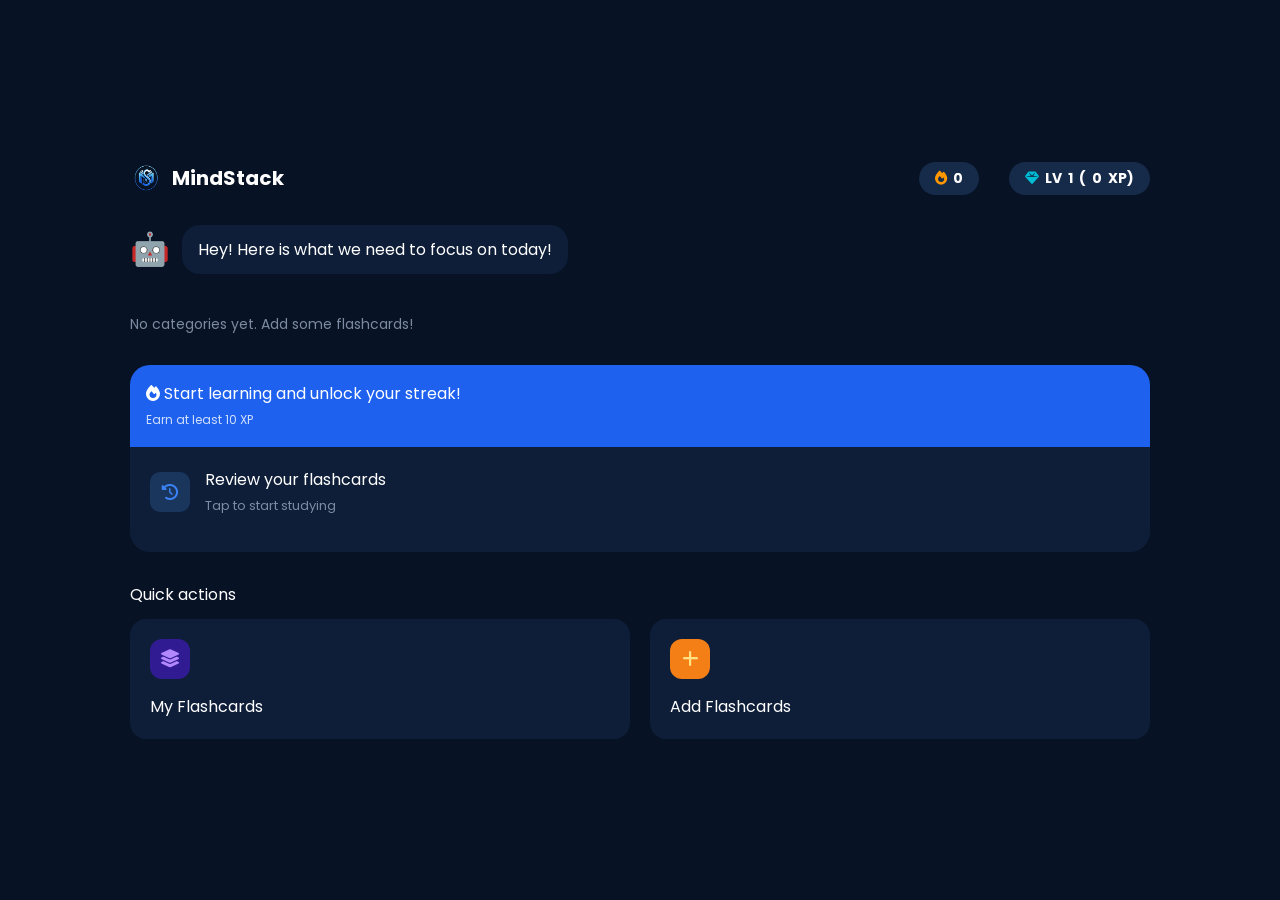
<file: index.html>
<!doctype html>
<html lang="en">
  <head>
    <meta charset="UTF-8" />
    <meta name="viewport" content="width=device-width, initial-scale=1.0" />
    <title>Dashboard | MindStack</title>
    <link rel="stylesheet" href="style.css" />
    <link
      rel="stylesheet"
      href="https://cdnjs.cloudflare.com/ajax/libs/font-awesome/6.4.0/css/all.min.css"
    />
    <link rel="preconnect" href="https://fonts.googleapis.com" />
    <link rel="preconnect" href="https://fonts.gstatic.com" crossorigin />
    <link
      href="https://fonts.googleapis.com/css2?family=Poppins:ital,wght@0,100;0,200;0,300;0,400;0,500;0,600;0,700;0,800;0,900;1,100;1,200;1,300;1,400;1,500;1,600;1,700;1,800;1,900&display=swap"
      rel="stylesheet"
    />
    <link
      rel="shortcut icon"
      href="img/mindstack-logo.png"
      type="image/x-icon"
    />
    <script src="script.js" defer></script>
  </head>

  <body>
    <div class="app-container">
      <header class="top-header">
        <div class="brand-identity">
          <img
            src="img/mindstack-logo.png"
            alt="MindStack Logo"
            class="logo-small"
          />
          <h1>MindStack</h1>
        </div>
        <div class="stats-container">
          <div class="stat-badge">
            <i class="fa-solid fa-fire text-orange"></i>
            <span id="streakDisplay">0</span>
          </div>
          <div class="stat-badge">
            <i class="fa-solid fa-gem text-blue"></i>
            LV <span id="levelDisplay">1</span>(<span id="xpDisplay">0</span>XP)
          </div>
        </div>
      </header>

      <section class="welcome-section">
        <div class="avatar">🤖</div>
        <div class="speech-bubble">
          <p>Hey! Here is what we need to focus on today!</p>
        </div>
      </section>

      <section class="categories-section" style="margin-top: 10px">
        <div class="grid-container" id="categoriesGrid"></div>
      </section>

      <!-- Clickable Main Card -->
      <a href="flashcards.html" style="text-decoration: none; color: inherit">
        <main class="task-card">
          <div class="blue-banner">
            <p>
              <strong
                ><i class="fa-solid fa-fire"></i> Start learning and unlock your
                streak!</strong
              >
            </p>
            <span class="subtext">Earn at least 10 XP</span>
          </div>
          <div class="card-content">
            <div class="task-row">
              <div class="task-icon">
                <i class="fa-solid fa-clock-rotate-left"></i>
              </div>
              <div class="task-details">
                <h4>Review your flashcards</h4>
                <span class="subtext">Tap to start studying</span>
              </div>
            </div>
          </div>
        </main>
      </a>

      <section class="quick-actions">
        <h3>Quick actions</h3>
        <div class="grid-container">
          <a
            href="flashcards.html"
            style="text-decoration: none; color: inherit"
          >
            <div class="action-item">
              <div class="action-icon purple">
                <i class="fa-solid fa-layer-group"></i>
              </div>
              <p>My Flashcards</p>
            </div>
          </a>
          <div class="action-item" id="addCardBtn" style="cursor: pointer">
            <div class="action-icon yellow">
              <i class="fa-solid fa-plus"></i>
            </div>
            <p>Add Flashcards</p>
          </div>
        </div>
      </section>

      <div id="flashcardModal" class="modal">
        <div class="modal-content">
          <span class="close-btn">&times;</span>
          <form id="flashcardForm" class="flashcard-form" style="margin-top: 0">
            <h3>Create New Card</h3>
            <input
              type="text"
              id="questionInput"
              placeholder="Question (e.g., What is HTML?)"
              required
            />
            <input type="text" id="answerInput" placeholder="Answer" required />
            <input
              type="text"
              id="categoryInput"
              placeholder="Category (e.g., Web Dev)"
              required
            />
            <button type="submit" id="submitBtn">Save Card</button>
          </form>
        </div>
      </div>
    </div>
  </body>
</html>
</file>
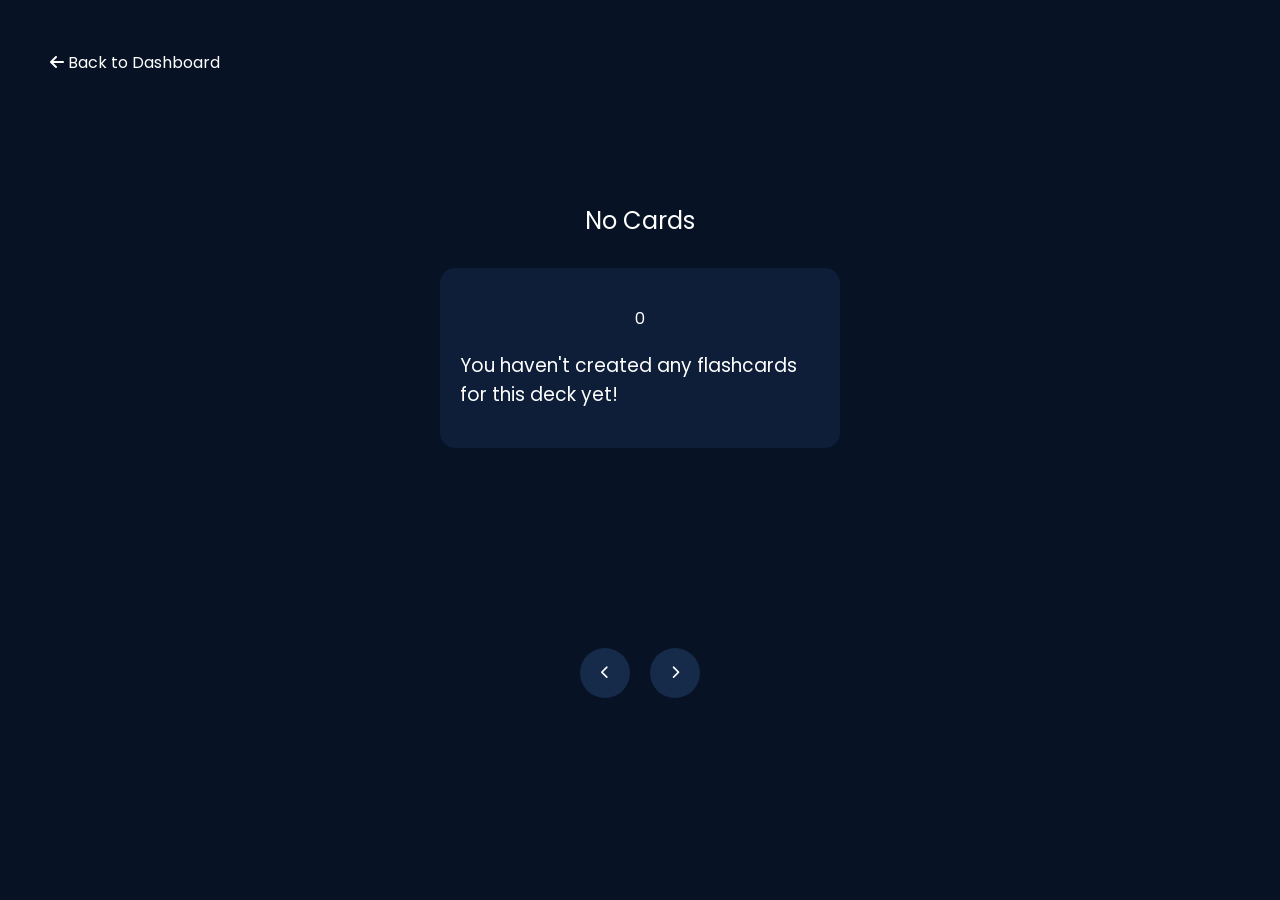
<file: flashcards.html>
<!doctype html>
<html lang="en">
  <head>
    <meta charset="UTF-8" />
    <meta name="viewport" content="width=device-width, initial-scale=1.0" />
    <title>Focus Study | MindStack</title>
    <link rel="stylesheet" href="style.css" />
    <link
      rel="stylesheet"
      href="https://cdnjs.cloudflare.com/ajax/libs/font-awesome/6.4.0/css/all.min.css"
    />
    <link rel="preconnect" href="https://fonts.googleapis.com" />
    <link rel="preconnect" href="https://fonts.gstatic.com" crossorigin />
    <link
      href="https://fonts.googleapis.com/css2?family=Poppins:ital,wght@0,100;0,200;0,300;0,400;0,500;0,600;0,700;0,800;0,900;1,100;1,200;1,300;1,400;1,500;1,600;1,700;1,800;1,900&display=swap"
      rel="stylesheet"
    />
    <link
      rel="shortcut icon"
      href="img/mindstack-logo.png"
      type="image/x-icon"
    />
    <script src="script.js" defer></script>
  </head>

  <body class="focus-mode-body">
    <a href="index.html" class="back-link">
      <i class="fa-solid fa-arrow-left"></i> Back to Dashboard
    </a>

    <main class="study-container">
      <h2 id="activeCategory" class="category-header">Loading...</h2>

      <div class="flashcard large-card" id="activeCard">
        <div class="flashcard-inner">
          <div class="flashcard-front">
            <span class="card-counter" id="cardCounter">1</span>
            <h3 id="activeQuestion">Question goes here</h3>
          </div>
          <div class="flashcard-back">
            <p id="activeAnswer">Answer goes here</p>

            <div class="card-study-actions">
              <button onclick="editCard()" class="action-btn-small">
                Edit
              </button>
              <button onclick="deleteCard()" class="action-btn-small delete">
                Delete
              </button>
            </div>
          </div>
        </div>
      </div>

      <div class="study-controls">
        <button id="prevBtn" class="nav-btn">
          <i class="fa-solid fa-chevron-left"></i>
        </button>
        <button id="nextBtn" class="nav-btn">
          <i class="fa-solid fa-chevron-right"></i>
        </button>
      </div>
    </main>
  </body>
</html>
</file>
<file: style.css>
/* =====================================
   1. GLOBAL STYLES & VARIABLES
===================================== */

* {
  box-sizing: border-box;
  margin: 0;
  padding: 0;
  font-family: "Poppins", sans-serif;
  font-weight: 400;
  font-style: normal;
}

:root {
  --bg-dark: #071224;
  --bg-card: #0e1e38;
  --bg-badge: #162a4a;

  --text-main: #ffffff;
  --text-muted: #7c8ba1;

  --accent-blue: #1d61ee;
}

body {
  background-color: var(--bg-dark);
  display: flex;
  justify-content: center;
  align-items: center;
  min-height: 100vh;
}

/* =====================================
   2. LAYOUT
===================================== */

.app-container {
  width: 100%;
  max-width: 1100px;
  color: var(--text-main);

  padding: 40px;
  margin: 2rem 0;

  display: flex;
  flex-direction: column;
  gap: 30px;
}

/* =====================================
   3. HEADER
===================================== */

.top-header {
  display: flex;
  justify-content: space-between;
  gap: 10px;
}

.brand-identity {
  display: flex;
  align-items: center;
  gap: 10px;
}

.logo-small {
  width: 32px;
  height: 32px;
}

.brand-identity h1 {
  font-size: 20px;
  font-weight: 700;
}

.stats-container {
  display: flex;
  gap: 30px;
}

.stat-badge {
  background-color: var(--bg-badge);
  padding: 6px 16px;
  border-radius: 20px;

  display: flex;
  align-items: center;
  gap: 6px;

  font-size: 14px;
  font-weight: bold;
}

.text-orange {
  color: #ff9800;
}

.text-blue {
  color: #00bcd4;
}

/* =====================================
   4. WELCOME SECTION
===================================== */

.welcome-section {
  display: flex;
  align-items: center;
  gap: 12px;
}

.avatar {
  display: inline-block;
  font-size: 32px;
  animation: float 3s ease-in-out infinite;
}

.speech-bubble {
  background-color: var(--bg-card);
  padding: 12px 16px;
  border-radius: 18px;
  max-width: 80%;
}

/* =====================================
   5. TASK CARD
===================================== */

.task-card {
  background-color: var(--bg-card);
  border-radius: 20px;
  overflow: hidden;
}

.blue-banner {
  background-color: var(--accent-blue);
  padding: 16px;
}

.blue-banner .subtext {
  color: white;
  opacity: 0.8;
  font-size: 12px;
}

.card-content {
  padding: 20px;
}

.task-row {
  display: flex;
  align-items: center;
  gap: 15px;
  margin-bottom: 15px;
}

.task-icon {
  width: 40px;
  height: 40px;

  background-color: #1a365d;
  border-radius: 10px;

  display: flex;
  justify-content: center;
  align-items: center;

  color: #3b82f6;
}

.task-details h4 {
  font-size: 16px;
}

.subtext {
  color: var(--text-muted);
  font-size: 13px;
}

/* =====================================
   6. QUICK ACTIONS
===================================== */

.quick-actions h3 {
  font-size: 16px;
  margin-bottom: 12px;
}

.grid-container {
  display: grid;
  grid-template-columns: repeat(auto-fit, minmax(200px, 1fr));
  gap: 20px;
}

.action-item {
  background-color: var(--bg-card);
  padding: 20px;
  border-radius: 16px;

  display: flex;
  flex-direction: column;
  gap: 15px;
}

.action-icon {
  width: 40px;
  height: 40px;

  display: flex;
  justify-content: center;
  align-items: center;

  border-radius: 12px;
  font-size: 18px;
}

.action-icon.purple {
  background: #311b92;
  color: #b388ff;
}

.action-icon.yellow {
  background: #f57f17;
  color: #ffe082;
}

/* =====================================
   7. CATEGORIES
===================================== */

.category-item {
  background-color: var(--bg-card);

  padding: 20px;
  border-radius: 16px;

  display: flex;
  justify-content: space-between;
  align-items: center;
}

.category-info h4 {
  font-size: 16px;
  margin-bottom: 5px;
}

.category-info span {
  color: var(--text-muted);
  font-size: 13px;
}

.category-icon {
  width: 40px;
  height: 40px;

  display: flex;
  justify-content: center;
  align-items: center;

  background-color: var(--bg-badge);
  border-radius: 12px;

  color: var(--accent-blue);
}

/* =====================================
   8. FLASHCARDS
===================================== */

.flashcard {
  perspective: 1000px;
  cursor: pointer;
}

.flashcard-inner {
  position: relative;

  width: 100%;
  height: 180px;

  transform-style: preserve-3d;
  transition: transform 0.6s;
}

.flashcard.flipped .flashcard-inner {
  transform: rotateY(180deg);
}

.flashcard-front,
.flashcard-back {
  position: absolute;

  width: 100%;
  height: 100%;

  display: flex;
  justify-content: center;
  align-items: center;

  padding: 20px;
  border-radius: 15px;

  backface-visibility: hidden;
}

.flashcard-front {
  display: flex;
  flex-direction: column;
  background: var(--bg-card);
  gap: 20px;
}

.flashcard-back {
  background: var(--accent-blue);
  transform: rotateY(180deg);
  display: flex;
  flex-direction: column;
  gap: 20px;
}

.card-study-actions button {
  border: none;
  background-color: var(--bg-badge);
  color: var(--text-main);
  padding: 5px 16px;
  border-radius: 10px;
  cursor: pointer;
}

.back-link {
  text-decoration: none;
  color: inherit;
  position: absolute;
  top: 50px;
  left: 50px;
}

.card-counter {
  font-size: 1rem;
}

/* =====================================
   9. FORM & MODAL
===================================== */

.flashcard-form {
  background: var(--bg-card);

  padding: 20px;
  border-radius: 16px;

  display: flex;
  flex-direction: column;
  gap: 12px;
}

.flashcard-form input {
  width: 100%;
  padding: 12px;

  background: var(--bg-dark);
  color: var(--text-main);

  border: 1px solid #1c2d42;
  border-radius: 10px;
}

.flashcard-form button {
  background: var(--accent-blue);
  color: white;

  border: none;
  border-radius: 10px;

  padding: 12px;
  cursor: pointer;
}

.modal {
  display: none;

  position: fixed;
  inset: 0;

  background: rgba(0, 0, 0, 0.6);
  backdrop-filter: blur(4px);

  justify-content: center;
  align-items: center;
}

.modal.show {
  display: flex;
}

.modal-content {
  width: 90%;
  max-width: 400px;

  background: var(--bg-card);
  border-radius: 20px;

  padding: 30px;
}

/* =====================================
   10. STUDY MODE
===================================== */

.focus-mode-body {
  display: flex;
  flex-direction: column;
  justify-content: center;
  align-items: center;

  min-height: 100vh;

  background: var(--bg-dark);
  color: var(--text-main);
}

.study-container {
  width: 100%;
  max-width: 400px;

  display: flex;
  flex-direction: column;
  align-items: center;

  gap: 30px;
}

.large-card {
  width: 100%;
  height: 350px;
}

.study-controls {
  display: flex;
  gap: 20px;
}

.nav-btn {
  width: 50px;
  height: 50px;

  border: none;
  border-radius: 50%;

  background: var(--bg-badge);
  color: var(--text-main);

  cursor: pointer;
}

/* =====================================
   11. ANIMATIONS
===================================== */

@keyframes float {
  0% {
    transform: translateY(0);
  }

  50% {
    transform: translateY(-8px);
  }

  100% {
    transform: translateY(0);
  }
}

@keyframes modalFadeIn {
  from {
    opacity: 0;
    transform: translateY(-20px);
  }

  to {
    opacity: 1;
    transform: translateY(0);
  }
}

/* =====================================
   12. HOVER EFFECTS
===================================== */

.action-item,
.task-card,
.category-item {
  transition:
    transform 0.2s ease,
    background-color 0.2s ease;
}

.back-link,
.card-study-actions button {
  transition:
    transform 0.2s ease,
    background-color 0.2s ease;
}

.action-item:hover,
.task-card:hover,
.category-item:hover {
  transform: translateY(-4px) scale(1.02);
  background-color: #1a2f50;
}

.back-link:hover {
  transform: translateY(-4px) scale(1.02);
}

.card-study-actions button:hover {
  transform: scale(1.02);
  background-color: #1a2f50;
}
/* =====================================
   13. RESPONSIVE DESIGN
===================================== */

@media (max-width: 768px) {
  .app-container {
    padding: 20px;
    margin: 0;
  }

  .top-header {
    flex-wrap: wrap;
    gap: 15px;
  }

  .grid-container {
    grid-template-columns: 1fr;
  }

  .study-container {
    padding: 20px;
  }
}
</file>
